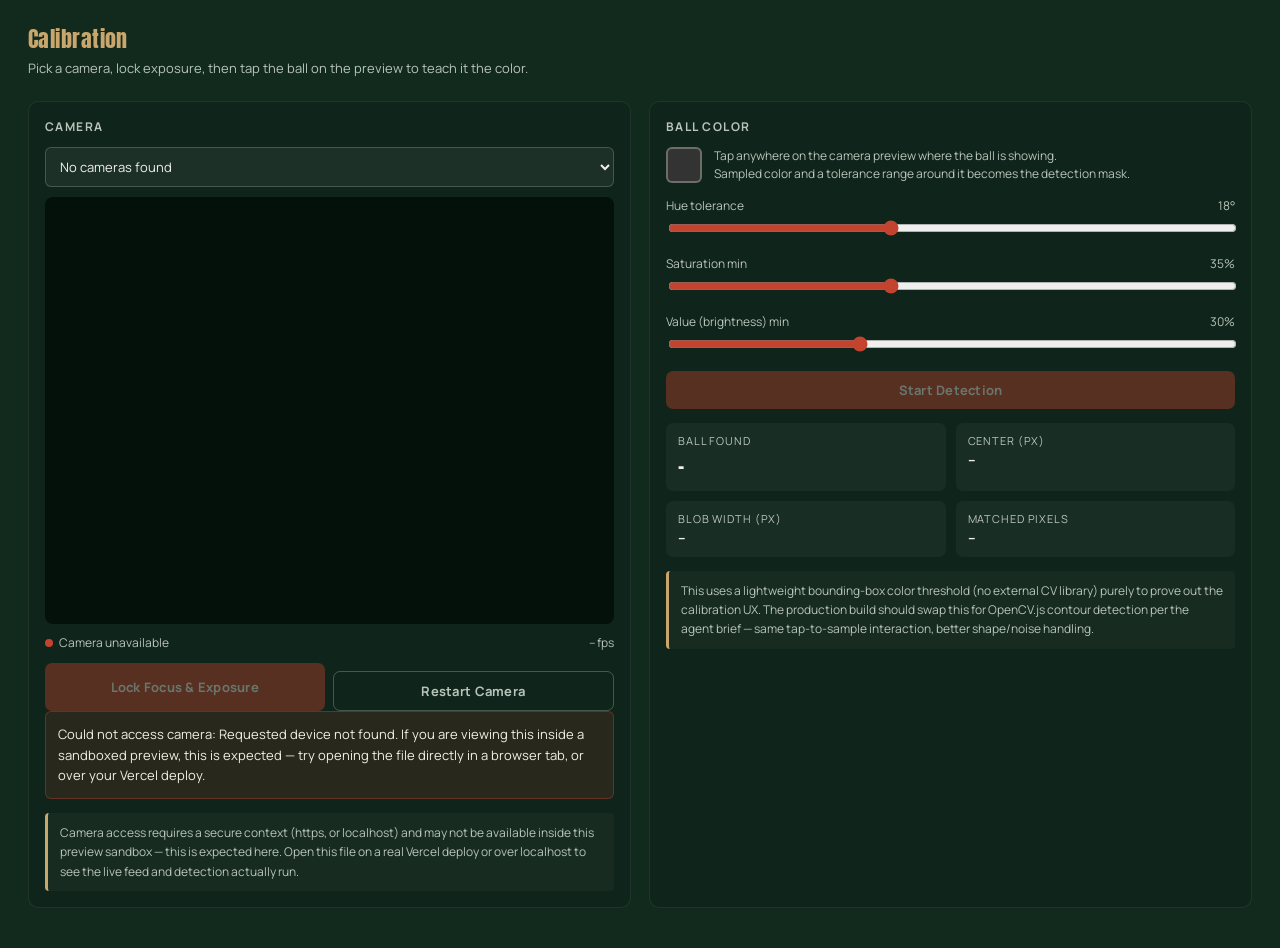
<file: calibration_prototype.html>
<!DOCTYPE html>
<html lang="en">
<head>
<meta charset="UTF-8">
<meta name="viewport" content="width=device-width, initial-scale=1.0">
<title>Calibration — Prototype</title>
<link rel="preconnect" href="https://fonts.googleapis.com">
<link href="https://fonts.googleapis.com/css2?family=Anton&family=Manrope:wght@400;500;600;700;800&display=swap" rel="stylesheet">
<style>
  :root{
    --turf-deep:#122A1E;
    --turf-mid:#1B4332;
    --sand:#C9A66B;
    --chalk:#F1F0E8;
    --chalk-dim:#B9C4BA;
    --flag-red:#C4432F;
    --panel:#0F241A;
    --ok:#4C9A6A;
    --warn:#D6A22E;
  }
  *{box-sizing:border-box;}
  html,body{
    margin:0; min-height:100vh;
    background:var(--turf-deep);
    color:var(--chalk);
    font-family:'Manrope',sans-serif;
  }
  header{
    padding:22px 28px 10px;
  }
  h1{
    font-family:'Anton',sans-serif;
    font-weight:400;
    font-size:22px; letter-spacing:.02em;
    margin:0 0 4px;
    color:var(--sand);
  }
  .sub{ font-size:13px; color:var(--chalk-dim); }

  .layout{
    display:grid;
    grid-template-columns:1fr 1fr;
    gap:18px;
    padding:14px 28px 40px;
  }
  @media (max-width:820px){
    .layout{ grid-template-columns:1fr; }
  }

  .panel{
    background:var(--panel);
    border:1px solid rgba(241,240,232,0.08);
    border-radius:10px;
    padding:16px;
  }
  .panel h2{
    font-size:12px; text-transform:uppercase; letter-spacing:.12em;
    color:var(--chalk-dim); margin:0 0 12px; font-weight:700;
  }

  .video-frame{
    position:relative;
    width:100%; aspect-ratio:4/3;
    background:#04100A;
    border-radius:8px;
    overflow:hidden;
  }
  video, canvas{
    position:absolute; inset:0;
    width:100%; height:100%;
    object-fit:cover;
  }
  #overlay{ pointer-events:auto; cursor:crosshair; }

  .status-row{
    display:flex; justify-content:space-between; align-items:center;
    margin-top:10px; font-size:12px; color:var(--chalk-dim);
  }
  .dot{
    display:inline-block; width:8px; height:8px; border-radius:50%;
    margin-right:6px; background:var(--warn);
  }
  .dot.ok{ background:var(--ok); }
  .dot.bad{ background:var(--flag-red); }

  select, button{
    font-family:'Manrope',sans-serif;
  }
  select{
    width:100%;
    background:rgba(255,255,255,0.06);
    color:var(--chalk); border:1px solid rgba(241,240,232,0.2);
    border-radius:6px; padding:9px 10px; font-size:13px;
    margin-bottom:10px;
  }

  .btn{
    appearance:none; border:none; cursor:pointer;
    font-weight:700; font-size:13px; letter-spacing:.02em;
    padding:10px 16px; border-radius:7px;
    background:var(--flag-red); color:var(--chalk);
    width:100%;
    transition:background .2s ease, opacity .2s ease;
  }
  .btn:hover{ background:#D6543F; }
  .btn:disabled{ opacity:0.4; cursor:not-allowed; }
  .btn.secondary{
    background:transparent; border:1.5px solid rgba(241,240,232,0.25);
    color:var(--chalk-dim); margin-top:8px;
  }
  .btn.secondary:hover{ color:var(--chalk); border-color:var(--chalk-dim); }
  .btn.small{ padding:7px 12px; font-size:12px; width:auto; }

  .row{ display:flex; gap:8px; }
  .row > *{ flex:1; }

  .sample-swatch{
    width:36px; height:36px; border-radius:6px;
    border:2px solid rgba(241,240,232,0.3);
    background:#333; flex-shrink:0;
  }
  .sample-row{
    display:flex; align-items:center; gap:12px;
    margin-bottom:14px;
  }
  .sample-info{ font-size:12px; color:var(--chalk-dim); line-height:1.5; }

  .slider-group{ margin-bottom:14px; }
  .slider-label{
    display:flex; justify-content:space-between;
    font-size:12px; color:var(--chalk-dim); margin-bottom:4px;
  }
  input[type=range]{ width:100%; accent-color:var(--flag-red); }

  .metrics{
    display:grid; grid-template-columns:1fr 1fr; gap:10px;
    margin-top:14px;
  }
  .metric{
    background:rgba(255,255,255,0.04);
    border-radius:7px; padding:10px 12px;
  }
  .metric-label{ font-size:11px; color:var(--chalk-dim); text-transform:uppercase; letter-spacing:.08em; }
  .metric-value{ font-family:'Anton',sans-serif; font-size:20px; color:var(--chalk); margin-top:2px; }
  .metric-value.small{ font-size:14px; font-family:'Manrope',sans-serif; font-weight:700;}

  .note{
    font-size:12px; color:var(--chalk-dim); line-height:1.6;
    background:rgba(255,255,255,0.03);
    border-left:3px solid var(--sand);
    padding:10px 12px; border-radius:4px; margin-top:14px;
  }
  .error-box{
    font-size:13px; color:var(--chalk);
    background:rgba(196,67,47,0.15);
    border:1px solid rgba(196,67,47,0.4);
    padding:12px; border-radius:6px; line-height:1.6; display:none;
  }
  .error-box.show{ display:block; }
</style>
</head>
<body>

<header>
  <h1>Calibration</h1>
  <div class="sub">Pick a camera, lock exposure, then tap the ball on the preview to teach it the color.</div>
</header>

<div class="layout">

  <!-- LEFT: camera + controls -->
  <div class="panel">
    <h2>Camera</h2>
    <select id="deviceSelect"><option>Requesting permission…</option></select>

    <div class="video-frame">
      <video id="video" autoplay playsinline muted></video>
      <canvas id="overlay"></canvas>
    </div>

    <div class="status-row">
      <span><span class="dot" id="statusDot"></span><span id="statusText">Initializing…</span></span>
      <span id="fpsText">-- fps</span>
    </div>

    <div class="row" style="margin-top:12px;">
      <button class="btn" id="lockBtn" disabled>Lock Focus &amp; Exposure</button>
      <button class="btn secondary" id="restartBtn">Restart Camera</button>
    </div>

    <div class="error-box" id="errorBox"></div>

    <div class="note">
      Camera access requires a secure context (https, or localhost) and may not
      be available inside this preview sandbox — this is expected here. Open
      this file on a real Vercel deploy or over localhost to see the live feed
      and detection actually run.
    </div>
  </div>

  <!-- RIGHT: HSV calibration + detection -->
  <div class="panel">
    <h2>Ball Color</h2>

    <div class="sample-row">
      <div class="sample-swatch" id="swatch"></div>
      <div class="sample-info">
        Tap anywhere on the camera preview where the ball is showing.<br>
        Sampled color and a tolerance range around it becomes the detection mask.
      </div>
    </div>

    <div class="slider-group">
      <div class="slider-label"><span>Hue tolerance</span><span id="hueVal">18°</span></div>
      <input type="range" id="hueTol" min="4" max="40" value="18">
    </div>
    <div class="slider-group">
      <div class="slider-label"><span>Saturation min</span><span id="satVal">35%</span></div>
      <input type="range" id="satMin" min="0" max="90" value="35">
    </div>
    <div class="slider-group">
      <div class="slider-label"><span>Value (brightness) min</span><span id="valVal">30%</span></div>
      <input type="range" id="valMin" min="0" max="90" value="30">
    </div>

    <button class="btn" id="detectToggle" disabled>Start Detection</button>

    <div class="metrics">
      <div class="metric">
        <div class="metric-label">Ball found</div>
        <div class="metric-value" id="foundMetric">–</div>
      </div>
      <div class="metric">
        <div class="metric-label">Center (px)</div>
        <div class="metric-value small" id="centerMetric">–</div>
      </div>
      <div class="metric">
        <div class="metric-label">Blob width (px)</div>
        <div class="metric-value small" id="widthMetric">–</div>
      </div>
      <div class="metric">
        <div class="metric-label">Matched pixels</div>
        <div class="metric-value small" id="pxMetric">–</div>
      </div>
    </div>

    <div class="note">
      This uses a lightweight bounding-box color threshold (no external CV
      library) purely to prove out the calibration UX. The production build
      should swap this for OpenCV.js contour detection per the agent brief —
      same tap-to-sample interaction, better shape/noise handling.
    </div>
  </div>

</div>

<script>
const els = {
  deviceSelect: document.getElementById('deviceSelect'),
  video: document.getElementById('video'),
  overlay: document.getElementById('overlay'),
  statusDot: document.getElementById('statusDot'),
  statusText: document.getElementById('statusText'),
  fpsText: document.getElementById('fpsText'),
  lockBtn: document.getElementById('lockBtn'),
  restartBtn: document.getElementById('restartBtn'),
  errorBox: document.getElementById('errorBox'),
  swatch: document.getElementById('swatch'),
  hueTol: document.getElementById('hueTol'),
  satMin: document.getElementById('satMin'),
  valMin: document.getElementById('valMin'),
  hueVal: document.getElementById('hueVal'),
  satVal: document.getElementById('satVal'),
  valVal: document.getElementById('valVal'),
  detectToggle: document.getElementById('detectToggle'),
  foundMetric: document.getElementById('foundMetric'),
  centerMetric: document.getElementById('centerMetric'),
  widthMetric: document.getElementById('widthMetric'),
  pxMetric: document.getElementById('pxMetric'),
};

let currentStream = null;
let sampledHSV = null; // {h, s, v} h in 0-360, s/v 0-1
let detecting = false;
let fpsFrames = 0, fpsLast = performance.now();

function showError(msg){
  els.errorBox.textContent = msg;
  els.errorBox.classList.add('show');
  els.statusDot.className = 'dot bad';
  els.statusText.textContent = 'Camera unavailable';
}

function rgbToHsv(r,g,b){
  r/=255; g/=255; b/=255;
  const max=Math.max(r,g,b), min=Math.min(r,g,b);
  let h=0, s=max===0?0:(max-min)/max, v=max;
  const d=max-min;
  if(d!==0){
    if(max===r) h=60*(((g-b)/d)%6);
    else if(max===g) h=60*((b-r)/d+2);
    else h=60*((r-g)/d+4);
  }
  if(h<0) h+=360;
  return {h,s,v};
}

async function listDevices(){
  const devices = await navigator.mediaDevices.enumerateDevices();
  const cams = devices.filter(d => d.kind === 'videoinput');
  els.deviceSelect.innerHTML = '';
  if (cams.length === 0){
    els.deviceSelect.innerHTML = '<option>No cameras found</option>';
    return null;
  }
  cams.forEach((d,i) => {
    const opt = document.createElement('option');
    opt.value = d.deviceId;
    opt.textContent = d.label || `Camera ${i+1}`;
    els.deviceSelect.appendChild(opt);
  });
  // Prefer a "back"/"rear" labeled camera by default if present
  const rear = cams.find(d => /back|rear/i.test(d.label));
  if (rear) els.deviceSelect.value = rear.deviceId;
  return els.deviceSelect.value;
}

async function startCamera(deviceId){
  stopCamera();
  els.statusText.textContent = 'Requesting camera…';
  els.statusDot.className = 'dot';
  els.errorBox.classList.remove('show');

  const constraints = {
    video: {
      deviceId: deviceId ? { exact: deviceId } : undefined,
      width: { ideal: 1280 },
      height: { ideal: 720 },
      frameRate: { ideal: 60 }
    },
    audio: false
  };

  try {
    const stream = await navigator.mediaDevices.getUserMedia(constraints);
    currentStream = stream;
    els.video.srcObject = stream;
    await els.video.play();

    const track = stream.getVideoTracks()[0];
    const settings = track.getSettings ? track.getSettings() : {};
    els.statusDot.className = 'dot ok';
    els.statusText.textContent = `${settings.width || '?'}×${settings.height || '?'} @ negotiated`;

    els.lockBtn.disabled = false;
    els.detectToggle.disabled = false;

    // re-list devices now that we have permission (labels populate after grant)
    await listDevices();
    if (deviceId) els.deviceSelect.value = deviceId;

    resizeOverlay();
    requestAnimationFrame(fpsLoop);
  } catch (err){
    showError(
      'Could not access camera: ' + err.message +
      '. If you are viewing this inside a sandboxed preview, this is expected — ' +
      'try opening the file directly in a browser tab, or over your Vercel deploy.'
    );
  }
}

function stopCamera(){
  if (currentStream){
    currentStream.getTracks().forEach(t => t.stop());
    currentStream = null;
  }
}

async function lockFocusExposure(){
  if (!currentStream) return;
  const track = currentStream.getVideoTracks()[0];
  const caps = track.getCapabilities ? track.getCapabilities() : {};
  const constraintsToApply = {};
  if (caps.focusMode && caps.focusMode.includes('manual')){
    constraintsToApply.focusMode = 'manual';
  } else if (caps.focusMode && caps.focusMode.includes('single-shot')){
    constraintsToApply.focusMode = 'single-shot';
  }
  if (caps.exposureMode && caps.exposureMode.includes('manual')){
    constraintsToApply.exposureMode = 'manual';
  }
  if (Object.keys(constraintsToApply).length === 0){
    els.statusText.textContent = 'This camera/browser does not expose manual focus/exposure control';
    return;
  }
  try {
    await track.applyConstraints({ advanced: [constraintsToApply] });
    els.statusText.textContent = 'Focus & exposure locked';
  } catch (e){
    els.statusText.textContent = 'Lock not supported on this device';
  }
}

function resizeOverlay(){
  const frame = els.video.parentElement;
  els.overlay.width = frame.clientWidth;
  els.overlay.height = frame.clientHeight;
}
window.addEventListener('resize', resizeOverlay);

function fpsLoop(now){
  fpsFrames++;
  if (now - fpsLast >= 1000){
    els.fpsText.textContent = fpsFrames + ' fps (measured)';
    fpsFrames = 0;
    fpsLast = now;
  }
  requestAnimationFrame(fpsLoop);
}

// ---- tap-to-sample color ----
els.overlay.addEventListener('click', (e) => {
  const rect = els.overlay.getBoundingClientRect();
  const x = (e.clientX - rect.left) / rect.width;
  const y = (e.clientY - rect.top) / rect.height;

  const tmp = document.createElement('canvas');
  tmp.width = els.video.videoWidth || 640;
  tmp.height = els.video.videoHeight || 480;
  const ctx = tmp.getContext('2d');
  ctx.drawImage(els.video, 0, 0, tmp.width, tmp.height);
  const px = ctx.getImageData(
    Math.floor(x*tmp.width), Math.floor(y*tmp.height), 1, 1
  ).data;

  sampledHSV = rgbToHsv(px[0], px[1], px[2]);
  els.swatch.style.background = `rgb(${px[0]},${px[1]},${px[2]})`;
});

['hueTol','satMin','valMin'].forEach(id => {
  document.getElementById(id).addEventListener('input', updateSliderLabels);
});
function updateSliderLabels(){
  els.hueVal.textContent = els.hueTol.value + '°';
  els.satVal.textContent = els.satMin.value + '%';
  els.valVal.textContent = els.valMin.value + '%';
}
updateSliderLabels();

// ---- detection loop: bounding-box threshold (stand-in for OpenCV contour) ----
function detectionTick(){
  if (!detecting) return;
  if (!sampledHSV){
    requestAnimationFrame(detectionTick);
    return;
  }
  const w = 160, h = 120; // downscaled for perf
  const tmp = document.createElement('canvas');
  tmp.width = w; tmp.height = h;
  const ctx = tmp.getContext('2d');
  ctx.drawImage(els.video, 0, 0, w, h);
  const data = ctx.getImageData(0,0,w,h).data;

  const hueTol = parseFloat(els.hueTol.value);
  const satMin = parseFloat(els.satMin.value)/100;
  const valMin = parseFloat(els.valMin.value)/100;

  let minX=w, maxX=0, minY=h, maxY=0, count=0;

  for (let py=0; py<h; py++){
    for (let px=0; px<w; px++){
      const i = (py*w+px)*4;
      const hsv = rgbToHsv(data[i], data[i+1], data[i+2]);
      let dh = Math.abs(hsv.h - sampledHSV.h);
      if (dh > 180) dh = 360 - dh;
      if (dh <= hueTol && hsv.s >= satMin && hsv.v >= valMin){
        if (px<minX) minX=px; if (px>maxX) maxX=px;
        if (py<minY) minY=py; if (py>maxY) maxY=py;
        count++;
      }
    }
  }

  const octx = els.overlay.getContext('2d');
  octx.clearRect(0,0,els.overlay.width, els.overlay.height);

  const found = count > 8; // trivial noise floor
  els.foundMetric.textContent = found ? 'Yes' : 'No';

  if (found){
    const sx = els.overlay.width / w, sy = els.overlay.height / h;
    const bx = minX*sx, by = minY*sy, bw=(maxX-minX)*sx, bh=(maxY-minY)*sy;
    octx.strokeStyle = '#4C9A6A';
    octx.lineWidth = 2;
    octx.strokeRect(bx, by, bw, bh);
    const cx = Math.round(bx+bw/2), cy = Math.round(by+bh/2);
    octx.beginPath();
    octx.arc(cx, cy, 3, 0, Math.PI*2);
    octx.fillStyle = '#4C9A6A';
    octx.fill();

    els.centerMetric.textContent = `${cx}, ${cy}`;
    els.widthMetric.textContent = Math.round(bw) + ' px';
    els.pxMetric.textContent = count;
  } else {
    els.centerMetric.textContent = '–';
    els.widthMetric.textContent = '–';
    els.pxMetric.textContent = count;
  }

  requestAnimationFrame(detectionTick);
}

els.lockBtn.addEventListener('click', lockFocusExposure);
els.restartBtn.addEventListener('click', () => startCamera(els.deviceSelect.value));
els.deviceSelect.addEventListener('change', () => startCamera(els.deviceSelect.value));
els.detectToggle.addEventListener('click', () => {
  detecting = !detecting;
  els.detectToggle.textContent = detecting ? 'Stop Detection' : 'Start Detection';
  if (detecting) requestAnimationFrame(detectionTick);
});

// ---- boot ----
(async function init(){
  if (!navigator.mediaDevices || !navigator.mediaDevices.getUserMedia){
    showError('This browser does not support camera access (getUserMedia unavailable).');
    return;
  }
  try {
    // request once to unlock device labels, using default camera first
    const deviceId = await listDevices();
    await startCamera(deviceId);
  } catch (e){
    showError('Setup failed: ' + e.message);
  }
})();
</script>
</body>
</html>
</file>
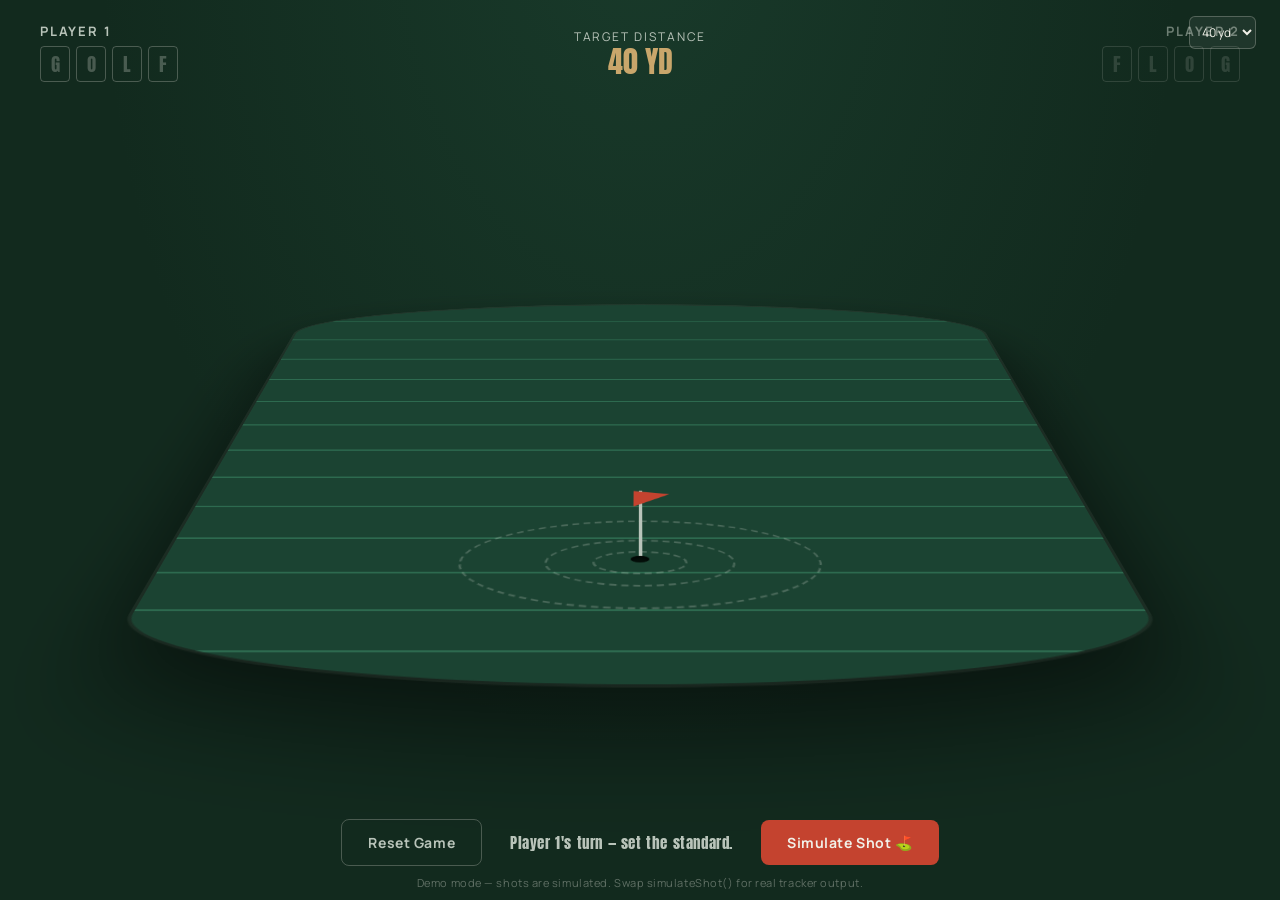
<file: golf_green_prototype.html>
<!DOCTYPE html>
<html lang="en">
<head>
<meta charset="UTF-8">
<meta name="viewport" content="width=device-width, initial-scale=1.0">
<title>Indoor Green — Prototype</title>
<link rel="preconnect" href="https://fonts.googleapis.com">
<link href="https://fonts.googleapis.com/css2?family=Anton&family=Manrope:wght@400;500;600;700;800&display=swap" rel="stylesheet">
<style>
  :root{
    --turf-deep:#122A1E;
    --turf-mid:#1B4332;
    --turf-line:#2D6A4F;
    --sand:#C9A66B;
    --chalk:#F1F0E8;
    --chalk-dim:#B9C4BA;
    --flag-red:#C4432F;
    --shadow-ball:rgba(0,0,0,0.35);
  }
  *{box-sizing:border-box;}
  html,body{
    margin:0; height:100%;
    background:#08130D;
    color:var(--chalk);
    font-family:'Manrope',sans-serif;
    overflow:hidden;
  }
  .stage{
    position:relative;
    width:100%; height:100vh;
    display:flex; flex-direction:column;
    background:
      radial-gradient(ellipse at 50% -10%, rgba(45,106,79,0.25), transparent 60%),
      var(--turf-deep);
  }

  /* ---------- HEADER / SCOREBOARD ---------- */
  .scoreboard{
    display:flex; justify-content:space-between; align-items:center;
    padding:22px 40px 10px;
    z-index:5;
  }
  .player{
    display:flex; flex-direction:column; gap:6px;
    min-width:180px;
    opacity:0.55;
    transition:opacity .4s ease;
  }
  .player.active{ opacity:1; }
  .player.p2{ align-items:flex-end; }
  .player-name{
    font-size:13px; letter-spacing:.14em; text-transform:uppercase;
    color:var(--chalk-dim); font-weight:700;
  }
  .letters{ display:flex; gap:6px; }
  .letters.p2{ flex-direction:row-reverse; }
  .letter{
    width:30px; height:36px;
    border:1.5px solid rgba(241,240,232,0.25);
    border-radius:4px;
    display:flex; align-items:center; justify-content:center;
    font-family:'Anton',sans-serif;
    font-size:19px;
    color:rgba(241,240,232,0.25);
    letter-spacing:0;
  }
  .letter.lit{
    color:var(--flag-red);
    border-color:var(--flag-red);
    background:rgba(196,67,47,0.12);
  }
  .center-meta{
    text-align:center;
  }
  .target-label{
    font-size:12px; letter-spacing:.16em; text-transform:uppercase;
    color:var(--chalk-dim); margin-bottom:2px;
  }
  .target-yards{
    font-family:'Anton',sans-serif;
    font-size:30px; color:var(--sand); line-height:1;
  }

  /* ---------- GREEN ---------- */
  .green-wrap{
    flex:1; position:relative;
    perspective:900px;
    display:flex; align-items:center; justify-content:center;
  }
  .green{
    position:relative;
    width:70vw; max-width:820px; height:64vh;
    transform:rotateX(52deg);
    transform-style:preserve-3d;
  }
  .turf{
    position:absolute; inset:0;
    background:
      repeating-linear-gradient(180deg,
        var(--turf-mid) 0px, var(--turf-mid) 40px,
        var(--turf-line) 40px, var(--turf-line) 42px),
      var(--turf-mid);
    border-radius:50%/12%;
    box-shadow:0 0 0 3px rgba(241,240,232,0.06), 0 40px 90px rgba(0,0,0,0.55);
  }
  .ring{
    position:absolute;
    border:2px dashed rgba(241,240,232,0.22);
    border-radius:50%;
    left:50%; top:78%;
    transform:translate(-50%,-50%);
  }
  .ring-label{
    position:absolute;
    font-size:11px; color:var(--chalk-dim); letter-spacing:.08em;
    left:50%; transform:translateX(-50%);
    white-space:nowrap;
  }
  .pin{
    position:absolute; left:50%; top:78%;
    transform:translate(-50%,-100%);
    display:flex; flex-direction:column; align-items:center;
    z-index:4;
  }
  .flagstick{ width:3px; height:90px; background:var(--chalk-dim); }
  .flag{
    position:absolute; top:0; left:1.5px;
    width:34px; height:22px;
    background:var(--flag-red);
    clip-path:polygon(0 0, 100% 20%, 0 100%);
  }
  .cup{
    width:16px; height:8px; border-radius:50%;
    background:#04100A;
    box-shadow:inset 0 2px 4px rgba(0,0,0,0.8);
    margin-top:-4px;
  }

  .ball{
    position:absolute;
    width:14px; height:14px; border-radius:50%;
    background:radial-gradient(circle at 35% 30%, #fff, #d8d8d8 60%, #b7b7b7);
    left:50%; top:100%;
    transform:translate(-50%,-50%) scale(1);
    box-shadow:0 0 0 rgba(0,0,0,0);
    z-index:6;
    opacity:0;
  }
  .ball-shadow{
    position:absolute;
    width:16px; height:6px; border-radius:50%;
    background:var(--shadow-ball);
    left:50%; top:100%;
    transform:translate(-50%,0) scale(1);
    filter:blur(1px);
    opacity:0;
    z-index:3;
  }

  /* ---------- FOOTER / RESULT ---------- */
  .footer{
    position:relative;
    padding:18px 40px 34px;
    display:flex; align-items:center; justify-content:center;
    gap:28px;
    z-index:5;
  }
  .result{
    font-family:'Anton',sans-serif;
    font-size:15px;
    color:var(--chalk-dim);
    letter-spacing:.04em;
    min-height:22px;
    text-align:center;
  }
  .result .big{
    font-size:22px; color:var(--chalk);
  }
  .btn{
    appearance:none; border:none; cursor:pointer;
    font-family:'Manrope',sans-serif; font-weight:700;
    font-size:14px; letter-spacing:.04em;
    padding:13px 26px; border-radius:8px;
    background:var(--flag-red); color:var(--chalk);
    transition:transform .12s ease, background .2s ease;
  }
  .btn:hover{ background:#D6543F; }
  .btn:active{ transform:scale(0.96); }
  .btn.ghost{
    background:transparent; color:var(--chalk-dim);
    border:1.5px solid rgba(241,240,232,0.25);
  }
  .btn.ghost:hover{ color:var(--chalk); border-color:var(--chalk-dim); }

  .controls-row{
    position:absolute; top:16px; right:24px;
    display:flex; gap:8px; z-index:8;
  }
  select{
    background:rgba(255,255,255,0.06);
    color:var(--chalk); border:1px solid rgba(241,240,232,0.25);
    border-radius:6px; font-family:'Manrope',sans-serif; font-size:12px;
    padding:6px 8px;
  }

  .winner-banner{
    position:fixed; inset:0; background:rgba(8,19,13,0.92);
    display:none; align-items:center; justify-content:center;
    flex-direction:column; gap:18px; z-index:20;
  }
  .winner-banner.show{ display:flex; }
  .winner-banner h1{
    font-family:'Anton',sans-serif; font-size:54px; color:var(--sand); margin:0;
  }

  .note{
    position:fixed; bottom:10px; left:50%; transform:translateX(-50%);
    font-size:11px; color:rgba(241,240,232,0.35); letter-spacing:.05em;
    z-index:5;
  }
</style>
</head>
<body>
<div class="stage">

  <div class="controls-row">
    <select id="targetSelect">
      <option value="20">20 yd</option>
      <option value="30">30 yd</option>
      <option value="40" selected>40 yd</option>
      <option value="50">50 yd</option>
      <option value="60">60 yd</option>
      <option value="70">70 yd</option>
    </select>
  </div>

  <div class="scoreboard">
    <div class="player p1 active" id="p1box">
      <div class="player-name" id="p1name">Player 1</div>
      <div class="letters" id="p1letters"></div>
    </div>
    <div class="center-meta">
      <div class="target-label">Target Distance</div>
      <div class="target-yards" id="targetYards">40 YD</div>
    </div>
    <div class="player p2 p2" id="p2box">
      <div class="player-name" id="p2name">Player 2</div>
      <div class="letters p2" id="p2letters"></div>
    </div>
  </div>

  <div class="green-wrap">
    <div class="green" id="green">
      <div class="turf"></div>
      <div class="ring" id="ring5"></div>
      <div class="ring" id="ring10"></div>
      <div class="ring" id="ring20"></div>
      <div class="pin">
        <div class="flagstick"><div class="flag"></div></div>
        <div class="cup"></div>
      </div>
      <div class="ball-shadow" id="ballShadow"></div>
      <div class="ball" id="ball"></div>
    </div>
  </div>

  <div class="footer">
    <button class="btn ghost" id="resetBtn">Reset Game</button>
    <div class="result" id="result">Player 1's turn — set the standard.</div>
    <button class="btn" id="shotBtn">Simulate Shot ⛳</button>
  </div>

  <div class="note">Demo mode — shots are simulated. Swap simulateShot() for real tracker output.</div>
</div>

<div class="winner-banner" id="winnerBanner">
  <h1 id="winnerText">PLAYER 1 WINS</h1>
  <button class="btn" id="playAgainBtn">Play Again</button>
</div>

<script>
const LETTERS = ['G','O','L','F'];

const state = {
  players: ['Player 1', 'Player 2'],
  turn: 0,          // 0 or 1
  letters: [[], []],
  standard: null,   // distance-to-pin in feet set by the current "setter"
  setterIndex: 0,   // whose shot is currently the standard to beat
  targetYards: 40
};

const els = {
  p1box: document.getElementById('p1box'),
  p2box: document.getElementById('p2box'),
  p1letters: document.getElementById('p1letters'),
  p2letters: document.getElementById('p2letters'),
  result: document.getElementById('result'),
  ball: document.getElementById('ball'),
  ballShadow: document.getElementById('ballShadow'),
  shotBtn: document.getElementById('shotBtn'),
  resetBtn: document.getElementById('resetBtn'),
  targetSelect: document.getElementById('targetSelect'),
  targetYards: document.getElementById('targetYards'),
  winnerBanner: document.getElementById('winnerBanner'),
  winnerText: document.getElementById('winnerText'),
  playAgainBtn: document.getElementById('playAgainBtn'),
  ring5: document.getElementById('ring5'),
  ring10: document.getElementById('ring10'),
  ring20: document.getElementById('ring20'),
};

function sizeRings(){
  const w = document.getElementById('green').clientWidth;
  const set = (el, pct) => { el.style.width = (w*pct)+'px'; el.style.height=(w*pct*0.34)+'px'; };
  set(els.ring5, 0.10);
  set(els.ring10, 0.20);
  set(els.ring20, 0.38);
}
window.addEventListener('resize', sizeRings);
sizeRings();

function renderLetters(){
  [els.p1letters, els.p2letters].forEach((container, pIdx) => {
    container.innerHTML = '';
    LETTERS.forEach(L => {
      const div = document.createElement('div');
      div.className = 'letter' + (state.letters[pIdx].includes(L) ? ' lit' : '');
      div.textContent = L;
      container.appendChild(div);
    });
  });
}

function renderTurn(){
  els.p1box.classList.toggle('active', state.turn === 0);
  els.p2box.classList.toggle('active', state.turn === 1);
}

function renderTarget(){
  els.targetYards.textContent = state.targetYards + ' YD';
}

els.targetSelect.addEventListener('change', e => {
  state.targetYards = parseInt(e.target.value, 10);
  renderTarget();
});

/* ---- Simulated shot generator (STAND-IN for real ball-tracking output) ----
   Real integration point: call recordShot(distanceToPinFeet) with whatever
   the tracker computes, instead of calling simulateShot(). */
function simulateShot(){
  // rough bell-curve-ish distance-to-pin in feet, occasionally a clean miss
  const miss = Math.random() < 0.12;
  if (miss) return null; // missed the green entirely
  const base = Math.random()*Math.random()*22; // biased toward closer shots
  return Math.round(base * 10) / 10;
}

function animateBall(distanceFeet, cb){
  // Map distance-to-pin (0-25ft closer = deeper into green) to a landing
  // position along the green's depth axis, with slight random left/right.
  const green = document.getElementById('green');
  const w = green.clientWidth, h = green.clientHeight;
  const depthPct = Math.max(0.08, 1 - Math.min(distanceFeet,25)/25*0.85); // closer to pin = further up
  const lateral = (Math.random()-0.5) * 0.5; // -0.25..0.25 of width

  const startX = w/2, startY = h;
  const endX = w/2 + lateral*w*0.5;
  const endY = h*0.78 - (h*0.78)*depthPct*0 + h*(0.78 - 0.78*depthPct);

  const duration = 700;
  const startTime = performance.now();
  els.ball.style.opacity = 1;
  els.ballShadow.style.opacity = 1;

  function frame(now){
    const t = Math.min(1, (now-startTime)/duration);
    const ease = 1 - Math.pow(1-t, 2);
    const x = startX + (endX-startX)*ease;
    const y = startY + (endY-startY)*ease;
    const arc = Math.sin(Math.PI*t) * -120; // peak height
    const scale = 1 - 0.4*ease;

    els.ball.style.left = x + 'px';
    els.ball.style.top = (y + arc) + 'px';
    els.ball.style.transform = `translate(-50%,-50%) scale(${scale})`;

    els.ballShadow.style.left = x + 'px';
    els.ballShadow.style.top = y + 'px';
    els.ballShadow.style.transform = `translate(-50%,0) scale(${1-0.3*ease})`;
    els.ballShadow.style.opacity = 0.35 * (1-ease*0.3);

    if (t < 1){
      requestAnimationFrame(frame);
    } else {
      setTimeout(() => {
        els.ball.style.opacity = 0;
        els.ballShadow.style.opacity = 0;
        cb && cb();
      }, 500);
    }
  }
  requestAnimationFrame(frame);
}

function recordShot(distanceFeetOrNull){
  els.shotBtn.disabled = true;
  const shooter = state.turn;
  const opponent = 1 - shooter;

  animateBall(distanceFeetOrNull ?? 30, () => {
    if (state.standard === null){
      // This shot SETS the standard (or, if missed, turn passes)
      if (distanceFeetOrNull === null){
        els.result.innerHTML = `${state.players[shooter]} missed the green. Turn passes.`;
        state.turn = opponent;
      } else {
        state.standard = distanceFeetOrNull;
        state.setterIndex = shooter;
        els.result.innerHTML = `${state.players[shooter]} sets the standard: <span class="big">${distanceFeetOrNull} ft</span> from the pin.`;
        state.turn = opponent;
      }
    } else {
      // This shot must beat the standard
      const beat = distanceFeetOrNull !== null && distanceFeetOrNull < state.standard;
      if (beat){
        els.result.innerHTML = `${state.players[shooter]} beats it — <span class="big">${distanceFeetOrNull} ft</span>. New standard set!`;
        state.standard = distanceFeetOrNull;
        state.setterIndex = shooter;
        state.turn = opponent;
      } else {
        const letterIdx = state.letters[shooter].length;
        if (letterIdx < LETTERS.length){
          state.letters[shooter].push(LETTERS[letterIdx]);
        }
        const missText = distanceFeetOrNull === null ? 'missed the green entirely' : `only got ${distanceFeetOrNull} ft (needed under ${state.standard} ft)`;
        els.result.innerHTML = `${state.players[shooter]} ${missText} — gets a letter.`;
        renderLetters();

        if (state.letters[shooter].length >= LETTERS.length){
          showWinner(state.players[opponent]);
        } else {
          // standard stays; same setter's shot remains the target, next player up
          state.turn = opponent === state.setterIndex ? shooter : opponent;
          // simplest rule: alternate turns regardless, standard persists until beaten
          state.turn = 1 - shooter;
        }
      }
    }
    renderTurn();
    els.shotBtn.disabled = false;
  });
}

function showWinner(name){
  els.winnerText.textContent = name.toUpperCase() + ' WINS';
  els.winnerBanner.classList.add('show');
}

function resetGame(){
  state.turn = 0;
  state.letters = [[], []];
  state.standard = null;
  state.setterIndex = 0;
  renderLetters();
  renderTurn();
  els.result.textContent = "Player 1's turn — set the standard.";
  els.winnerBanner.classList.remove('show');
}

els.shotBtn.addEventListener('click', () => recordShot(simulateShot()));
els.resetBtn.addEventListener('click', resetGame);
els.playAgainBtn.addEventListener('click', resetGame);

renderLetters();
renderTurn();
renderTarget();
</script>
</body>
</html>
</file>
